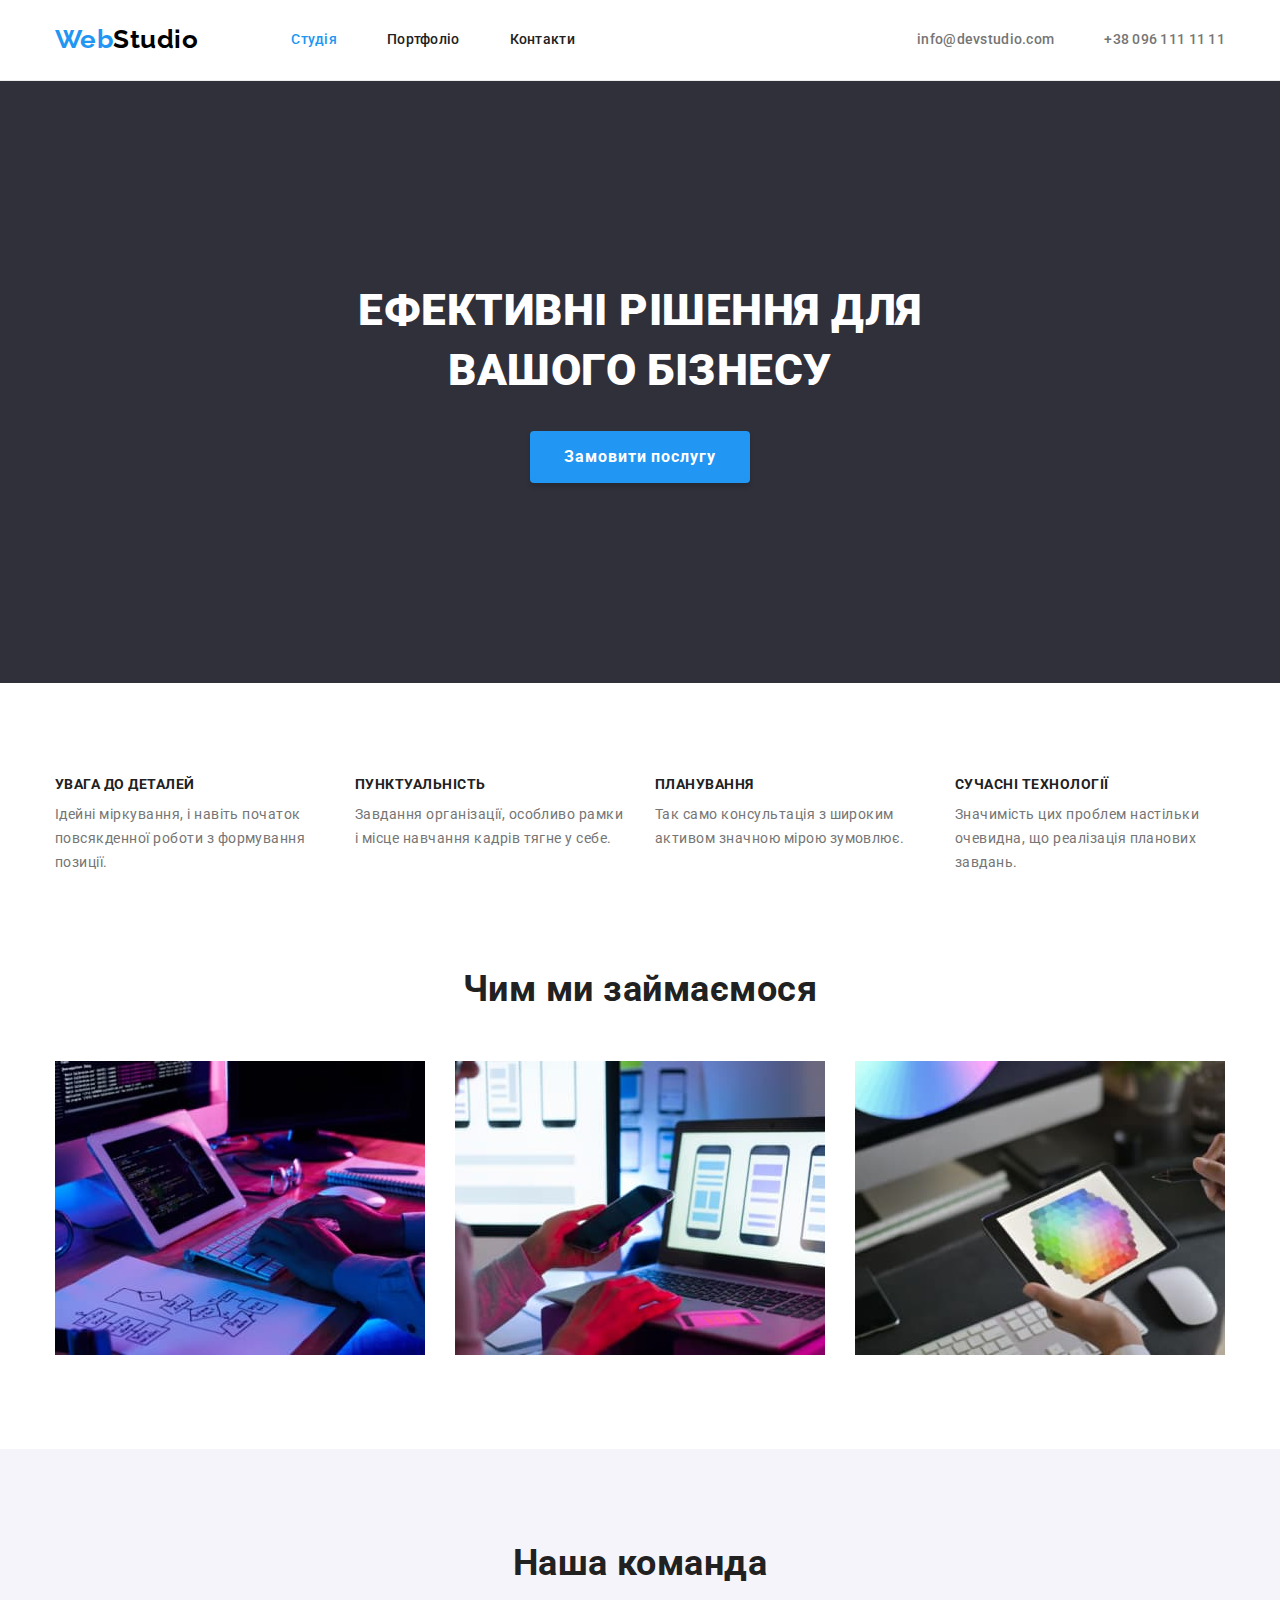
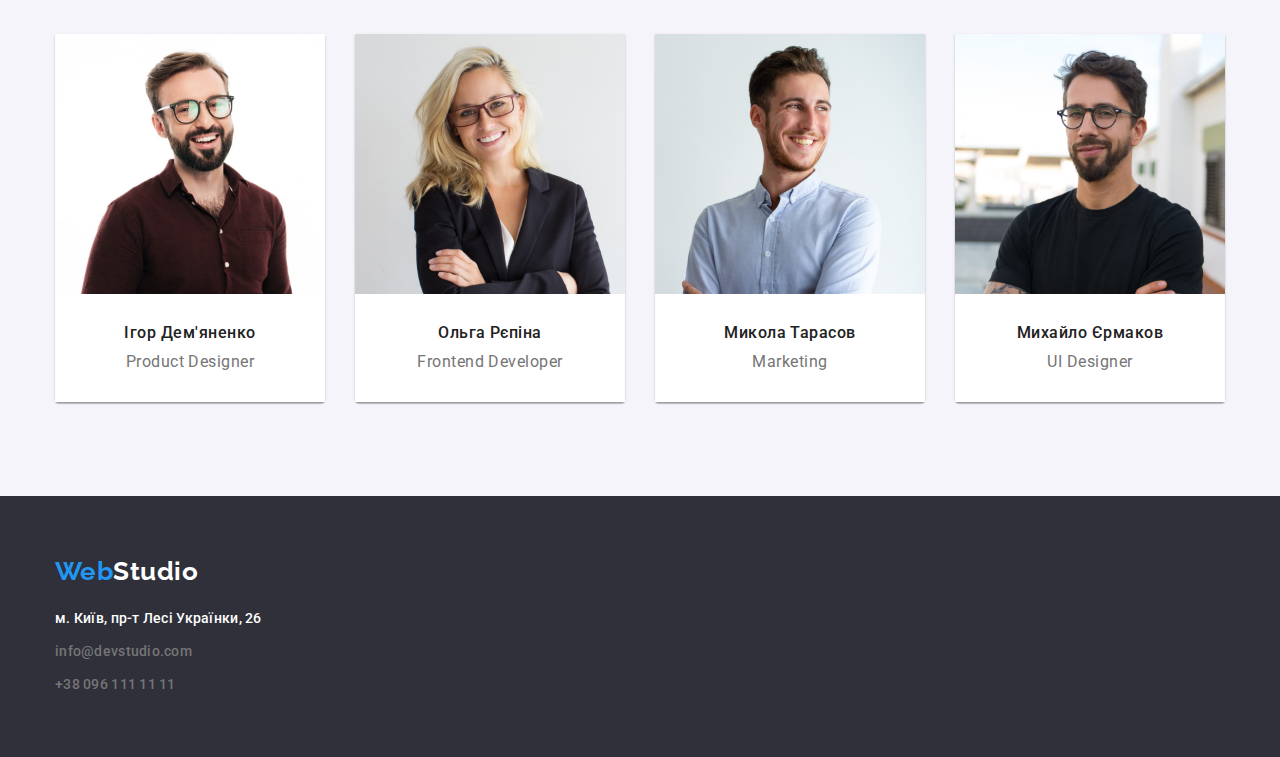
<file: index.html>
<!DOCTYPE html>
<html lang="uk">
  <head>
    <meta charset="UTF-8" />
    <meta http-equiv="X-UA-Compatible" content="IE=edge" />
    <meta name="viewport" content="width=device-width, initial-scale=1.0" />

    <!-- Шрифты -->

    <link rel="preconnect" href="https://fonts.googleapis.com" />
    <link rel="preconnect" href="https://fonts.gstatic.com" crossorigin />
    <link
      href="https://fonts.googleapis.com/css2?family=Roboto:wght@400;500;700;900&display=swap"
      rel="stylesheet"
    />
    <link rel="preconnect" href="https://fonts.googleapis.com" />
    <link rel="preconnect" href="https://fonts.gstatic.com" crossorigin />
    <link
      href="https://fonts.googleapis.com/css2?family=Raleway:wght@700&display=swap"
      rel="stylesheet"
    />

    <!-- Нормализация стилей -->

    <link
      rel="stylesheet"
      href="https://cdnjs.cloudflare.com/ajax/libs/modern-normalize/1.1.0/modern-normalize.min.css"
      integrity="sha512-wpPYUAdjBVSE4KJnH1VR1HeZfpl1ub8YT/NKx4PuQ5NmX2tKuGu6U/JRp5y+Y8XG2tV+wKQpNHVUX03MfMFn9Q=="
      crossorigin="anonymous"
      referrerpolicy="no-referrer"
    />

    <!-- Стили -->
    <link
      rel="stylesheet"
      href="https://cdnjs.cloudflare.com/ajax/libs/modern-normalize/1.0.0/modern-normalize.min.css"
    />
    <link rel="stylesheet" href="./CSS/styles.css" />

    <title>Main-Page</title>
  </head>

  <body>
    <header class="page-header">
      <div class="conteiner">
        <div class="header-content">
          <nav class="nav-main">
            <a class="logo" href="./index.html"> <span class="accent">Web</span>Studio</a>

            <ul class="navigation-list list">
              <li class="item">
                <a class="link object-hover accent menu-item" href="./index.html">Студія</a>
              </li>
              <li class="item">
                <a class="link object-hover menu-item" target="_blank" href="./portfolio.html"
                  >Портфоліо</a
                >
              </li>
              <li class="item"><a class="link object-hover menu-item" href="#">Контакти</a></li>
            </ul>
          </nav>

          <ul class="contacts list">
            <li class="item">
              <a
                class="link secondary-color object-hover menu-item"
                href="mailto:info@devstudio.com"
                >info@devstudio.com</a
              >
            </li>
            <li class="item">
              <a class="link secondary-color object-hover menu-item" href="tel:380961111111"
                >+38 096 111 11 11</a
              >
            </li>
          </ul>
        </div>
      </div>
    </header>

    <main>
      <!-- Заказать услугу -->

      <section class="solutions">
        <div class="conteiner">
          <h1 class="solutions-title">Ефективні рішення для вашого бізнесу</h1>
          <button class="primary-button" type="button">Замовити послугу</button>
        </div>
      </section>

      <!-- Наши особенности -->

      <section class="properties-section">
        <div class="conteiner">
          <h2 class="visually-hidden">Наші особливості</h2>
          <ul class="properties list">
            <li class="item">
              <h3 class="properties-title">Увага до деталей</h3>
              <p class="properties-description">
                Ідейні міркування, і навіть початок повсякденної роботи з формування позиції.
              </p>
            </li>
            <li class="item">
              <h3 class="properties-title">Пунктуальність</h3>
              <p class="properties-description">
                Завдання організації, особливо рамки і місце навчання кадрів тягне у себе.
              </p>
            </li>
            <li class="item">
              <h3 class="properties-title">Планування</h3>
              <p class="properties-description">
                Так само консультація з широким активом значною мірою зумовлює.
              </p>
            </li>
            <li class="item">
              <h3 class="properties-title">Сучасні Технології</h3>
              <p class="properties-description">
                Значимість цих проблем настільки очевидна, що реалізація планових завдань.
              </p>
            </li>
          </ul>
        </div>
      </section>

      <!-- Чем занимается компания  -->

      <section class="services">
        <div class="conteiner">
          <h2 class="services-title">Чим ми займаємося</h2>
          <ul class="services-list list">
            <li class="item">
              <img src="images/img2.jpg" alt="Написання коду" width="370" height="294" />
            </li>
            <li class="item">
              <img src="images/img3.jpg" alt="Ноутбук з розміткою" width="370" height="294" />
            </li>
            <li class="item">
              <img src="images/img1.jpg" alt="Планшет" width="370" height="294" />
            </li>
          </ul>
        </div>
      </section>

      <!-- Команда -->

      <section class="team">
        <div class="conteiner">
          <h2 class="team-title">Наша команда</h2>
          <ul class="team-list list">
            <li class="item">
              <img src="images/team_card1.jpg" alt="Ігор Дем'яненко" height="260" width="270" />
              <div class="team-card-description">
                <h3 class="team-member-name">Ігор Дем'яненко</h3>
                <p class="job-title">Product Designer</p>
              </div>
            </li>
            <li class="item">
              <img src="images/team_card2.jpg" alt="Ольга Рєпіна" height="260" width="270" />
              <div class="team-card-description">
                <h3 class="team-member-name">Ольга Рєпіна</h3>
                <p class="job-title">Frontend Developer</p>
              </div>
            </li>
            <li class="item">
              <img src="images/team_card3.jpg" alt="Микола Тарасов" height="260" width="270" />
              <div class="team-card-description">
                <h3 class="team-member-name">Микола Тарасов</h3>
                <p class="job-title">Marketing</p>
              </div>
            </li>
            <li class="item">
              <img src="images/team_card4.jpg" alt="Михайло Єрмаков" height="260" width="270" />
              <div class="team-card-description">
                <h3 class="team-member-name">Михайло Єрмаков</h3>
                <p class="job-title">UI Designer</p>
              </div>
            </li>
          </ul>
        </div>
      </section>
    </main>

    <!-- Футер -->

    <footer class="page-footer">
      <div class="conteiner">
        <a class="footer-logo" href="./index.html"><span class="accent">Web</span>Studio</a>
        <address>
          <ul class="footer-list list">
            <li class="item">
              <a
                class="link adress footer-links"
                href="https://goo.gl/maps/vd1wUgFahHGeQAre9"
                target="_blank"
                rel="noreferrer noopener nofollow"
                >м. Київ, пр-т Лесі Українки, 26</a
              >
            </li>
            <li class="item">
              <a
                class="link secondary-color object-hover footer-links"
                href="mailto:info@devstudio.com"
                >info@devstudio.com</a
              >
            </li>
            <li class="item">
              <a class="link secondary-color object-hover footer-links" href="tel:380961111111"
                >+38 096 111 11 11</a
              >
            </li>
          </ul>
        </address>
      </div>
    </footer>
  </body>
</html>
</file>
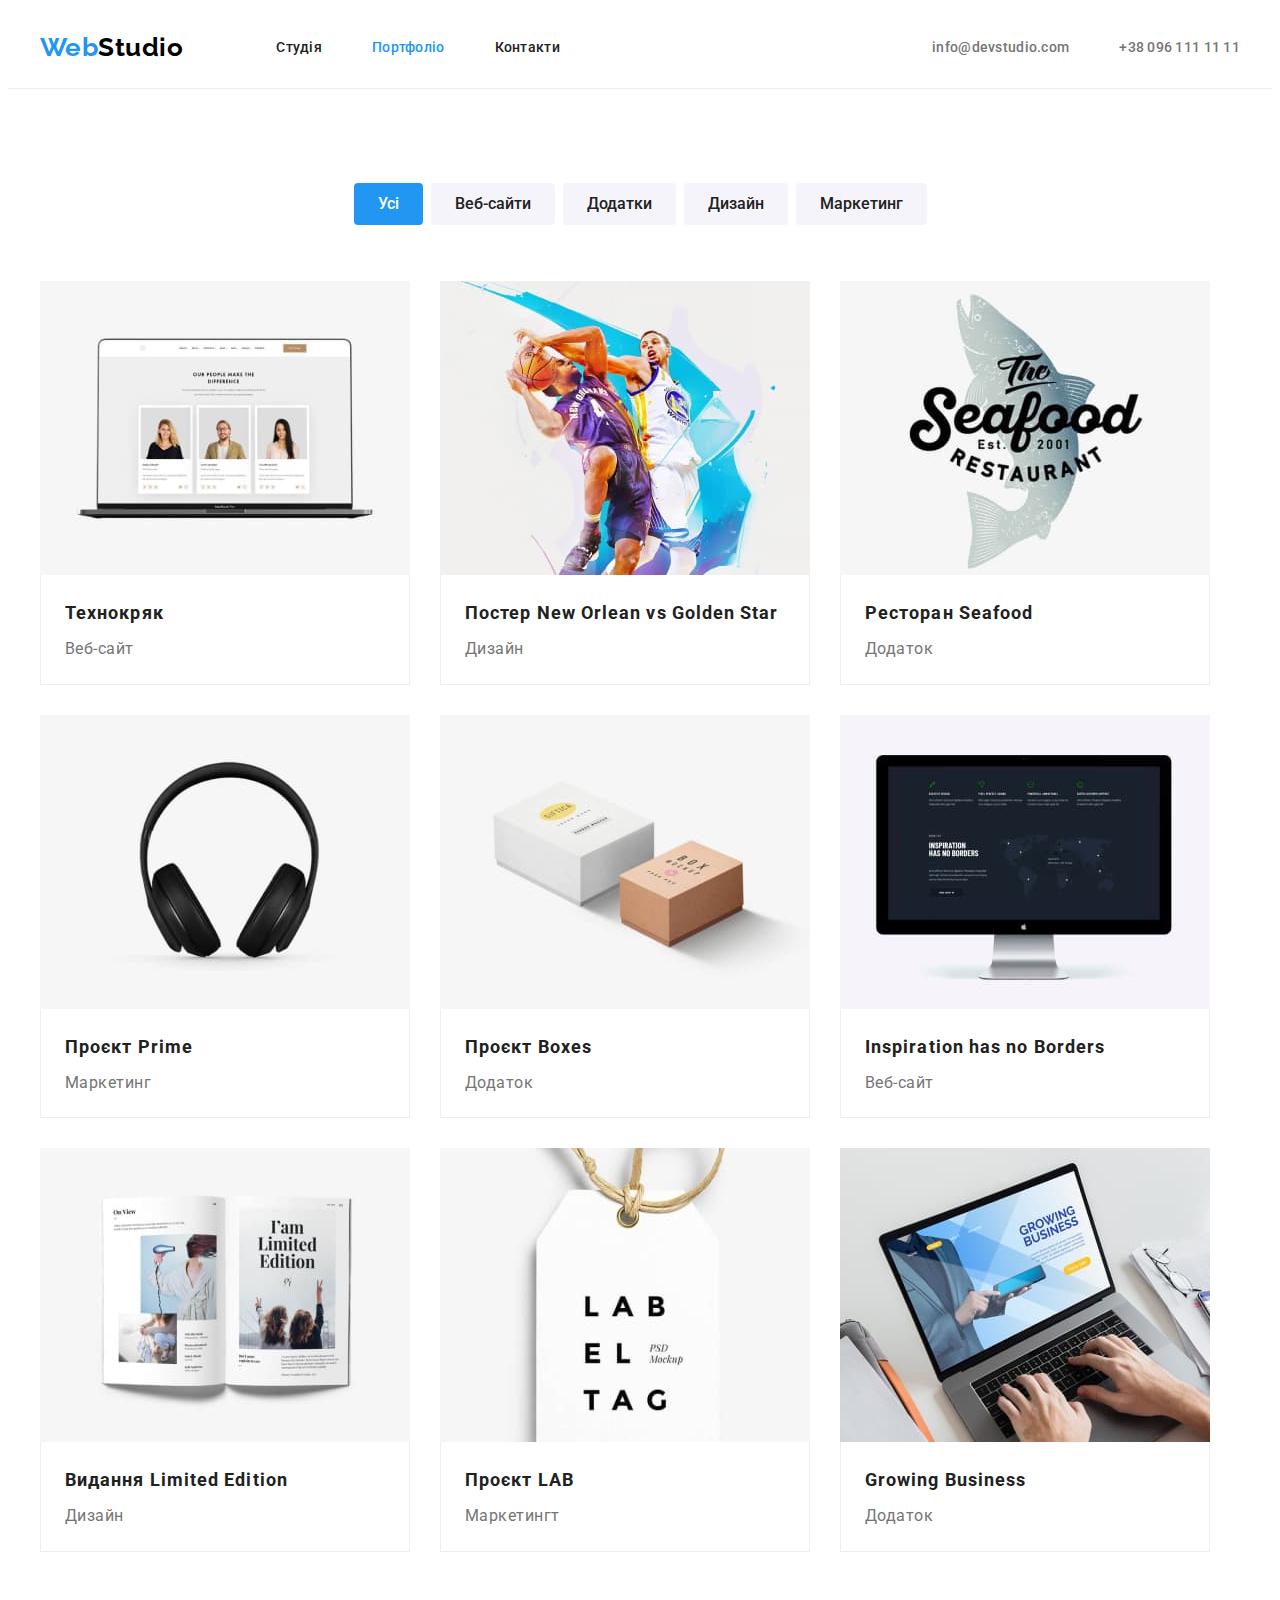
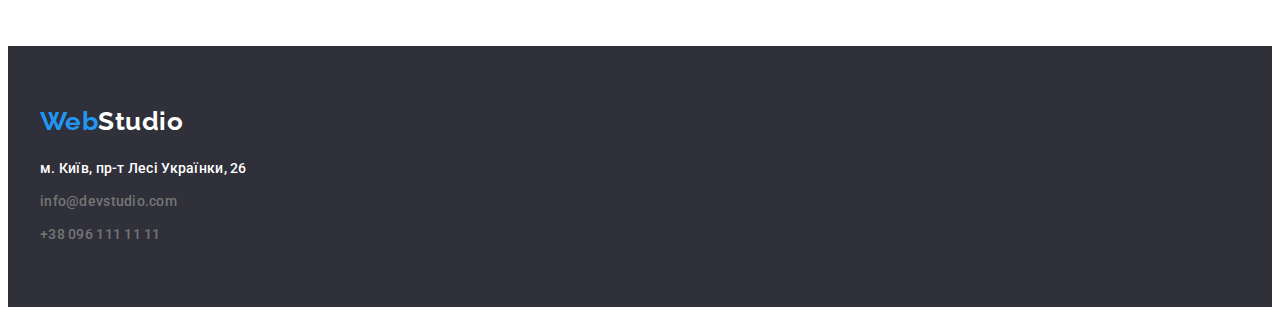
<file: portfolio.html>
<!DOCTYPE html>
<html lang="uk">
  <head>
    <meta charset="UTF-8" />
    <meta http-equiv="X-UA-Compatible" content="IE=edge" />
    <meta name="viewport" content="width=device-width, initial-scale=1.0" />

    <!-- Шрифты -->

    <link rel="preconnect" href="https://fonts.googleapis.com" />
    <link rel="preconnect" href="https://fonts.gstatic.com" crossorigin />
    <link
      href="https://fonts.googleapis.com/css2?family=Roboto:wght@400;500;700;900&display=swap"
      rel="stylesheet"
    />
    <link rel="preconnect" href="https://fonts.googleapis.com" />
    <link rel="preconnect" href="https://fonts.gstatic.com" crossorigin />
    <link
      href="https://fonts.googleapis.com/css2?family=Raleway:wght@700&display=swap"
      rel="stylesheet"
    />

    <!-- Нормализация стилей -->

    <link
      rel="stylesheet"
      href="https://cdnjs.cloudflare.com/ajax/libs/modern-normalize/1.1.0/modern-normalize.min.css"
      integrity="sha512-wpPYUAdjBVSE4KJnH1VR1HeZfpl1ub8YT/NKx4PuQ5NmX2tKuGu6U/JRp5y+Y8XG2tV+wKQpNHVUX03MfMFn9Q=="
      crossorigin="anonymous"
      referrerpolicy="no-referrer"
    />
    <!-- Стили -->

    <link rel="stylesheet" href="./CSS/styles.css" />
    <title>Portfolio</title>
  </head>

  <body>
    <header class="page-header">
      <div class="conteiner">
        <div class="header-content">
          <nav class="nav-main">
            <a class="logo" href="./index.html"> <span class="accent">Web</span>Studio</a>

            <ul class="navigation-list list">
              <li class="item">
                <a class="link object-hover menu-item" href="./index.html">Студія</a>
              </li>
              <li class="item">
                <a
                  class="link object-hover accent menu-item"
                  target="_blank"
                  href="./portfolio.html"
                  >Портфоліо</a
                >
              </li>
              <li class="item"><a class="link object-hover menu-item" href="#">Контакти</a></li>
            </ul>
          </nav>

          <ul class="contacts list">
            <li class="item">
              <a
                class="link secondary-color object-hover menu-item"
                href="mailto:info@devstudio.com"
                >info@devstudio.com</a
              >
            </li>
            <li class="item">
              <a class="link secondary-color object-hover menu-item" href="tel:380961111111"
                >+38 096 111 11 11</a
              >
            </li>
          </ul>
        </div>
      </div>
    </header>

    <main>
      <section class="projects">
        <div class="conteiner">
          <h1 class="visually-hidden">Наші проєкти</h1>
          <ul class="buttons-list list">
            <li><button class="blue-button button" type="button">Усі</button></li>
            <li><button class="grey-button button" type="button">Веб-сайти</button></li>
            <li><button class="grey-button button" type="button">Додатки</button></li>
            <li><button class="grey-button button" type="button">Дизайн</button></li>
            <li><button class="grey-button button" type="button">Маркетинг</button></li>
          </ul>

          <ul class="projects-list list">
            <li>
              <img src="./images/project1.jpg" alt="Комп'ютер" width="370" height="294" />
              <div class="card-description">
                <h2 class="project-title">Технокряк</h2>
                <p class="projects-description">Веб-сайт</p>
              </div>
            </li>
            <li>
              <img
                src="./images/project2.jpg"
                alt="Постер з баскетболістами"
                width="370"
                height="294"
              />
              <div class="card-description">
                <h2 class="project-title">Постер New Orlean vs Golden Star</h2>
                <p class="projects-description">Дизайн</p>
              </div>
            </li>
            <li>
              <img
                src="./images/project3.jpg"
                alt="Афіша рибного ресторану"
                width="370"
                height="294"
              />
              <div class="card-description">
                <h2 class="project-title">Ресторан Seafood</h2>
                <p class="projects-description">Додаток</p>
              </div>
            </li>
            <li>
              <img src="./images/project4.jpg" alt="Навушники" width="370" height="294" />
              <div class="card-description">
                <h2 class="project-title">Проєкт Prime</h2>
                <p class="projects-description">Маркетинг</p>
              </div>
            </li>
            <li>
              <img src="./images/project5.jpg" alt="Коробки" width="370" height="294" />
              <div class="card-description">
                <h2 class="project-title">Проєкт Boxes</h2>
                <p class="projects-description">Додаток</p>
              </div>
            </li>
            <li>
              <img src="./images/project6.jpg" alt="МакБук" width="370" height="294" />
              <div class="card-description">
                <h2 class="project-title">Inspiration has no Borders</h2>
                <p class="projects-description">Веб-сайт</p>
              </div>
            </li>
            <li>
              <img src="./images/project7.jpg" alt="Зображення книги" width="370" height="294" />
              <div class="card-description">
                <h2 class="project-title">Видання Limited Edition</h2>
                <p class="projects-description">Дизайн</p>
              </div>
            </li>
            <li>
              <img src="./images/project8.jpg" alt="Зображення бірки" width="370" height="294" />
              <div class="card-description">
                <h2 class="project-title">Проєкт LAB</h2>
                <p class="projects-description">Маркетингт</p>
              </div>
            </li>
            <li>
              <img src="./images/project9.jpg" alt="Ноубук" width="370" height="294" />
              <div class="card-description">
                <h2 class="project-title">Growing Business</h2>
                <p class="projects-description">Додаток</p>
              </div>
            </li>
          </ul>
        </div>
      </section>
    </main>

    <footer class="page-footer">
      <div class="conteiner">
        <a class="footer-logo" href="./index.html"><span class="accent">Web</span>Studio</a>
        <address>
          <ul class="footer-list list">
            <li class="item">
              <a
                class="link adress footer-links"
                href="https://goo.gl/maps/vd1wUgFahHGeQAre9"
                target="_blank"
                rel="noreferrer noopener nofollow"
                >м. Київ, пр-т Лесі Українки, 26</a
              >
            </li>
            <li class="item">
              <a
                class="link secondary-color object-hover footer-links"
                href="mailto:info@devstudio.com"
                >info@devstudio.com</a
              >
            </li>
            <li class="item">
              <a class="link secondary-color object-hover footer-links" href="tel:380961111111"
                >+38 096 111 11 11</a
              >
            </li>
          </ul>
        </address>
      </div>
    </footer>
  </body>
</html>
</file>
<file: CSS/styles.css>
:root{
    --accent-color: #2196F3;
    --main-color: #212121;
    --secondary-color:#757575; 
    --button-color:#F5F4FA;
    --button-active-color: #188CE8; 
    --white-color: #FFFFFF;
    --solutions-bg-color: #2F303A;
    --black-color: #000000; 
}


body {
    color: var(--white-color);
    background-color: var(--white-color);

    font-family: 'Roboto', sans-serif;
    letter-spacing: 0.03em;
}

.page-header{
    border-bottom: 1px solid #ECECEC;
}

.header-content{
    display: flex;
    justify-content: space-between;
}

.conteiner{
    width: 1200px;
    padding-right: 15px;
    padding-left: 15px;
    margin-right: auto;
    margin-left: auto;
}

/* Обнуление списков */

.list {
    list-style: none;
    margin: 0;
    padding: 0;
}

/* Обнуление заголовков */

h1,h2,h3{
    margin: 0;
}

p{
    margin: 0;
}

/* Для всех ссылок */

.link {
  color: var(--main-color);
  text-decoration: none;

  font-weight: 500;
  font-size: 14px;
  line-height: 1.14;
  letter-spacing: 0.02em;
}

/*Ховеры */

.object-hover:hover,
.object-hover:focus {
    color: var(--accent-color);
}

img{
    display: block;
}

/* Логотип */

.logo{

    padding-top: 24px;
    padding-bottom: 25px;
    margin-right: 93px;
    /* margin-left: 215px; */

    color: var(--black-color);
    text-decoration: none;
    font-family: 'Raleway';
    font-weight: 700;
    font-size: 26px;
    line-height: 1.19;
}

.menu-item{
    display: block;
    padding-top: 32px;
    padding-bottom: 32px;
}

/* Контакты */

.contacts {

    display: flex;

    color: var(--main-color);
    text-decoration: none;

    font-weight: 500;
    font-size: 14px;
    line-height: 1.14;
    letter-spacing: 0.02em;
}

.contacts .item + .item{
    margin-left: 50px;
}

/* .contacts .item:first-child{
    margin-left: auto;
} */

/* Навигация */

.navigation-list{
    display: flex;
    color: var(--main-color);
    text-decoration: none;

    font-weight: 500;
    font-size: 14px;
    line-height: 1.14;
    letter-spacing: 0.02em;
}

.navigation-list .item + .item{
    margin-left: 50px;
}

.nav-main {
    display: flex;
}

/* Заказать услугу */

.solutions{
    background-color: var(--solutions-bg-color);
    text-align: center;
    padding-top: 200px;
    padding-bottom: 200px;
}

.solutions-title{
    color: var(--white-color);
    font-weight: 900;
    font-size: 44px;
    line-height: 1.36;
    width: 700px;
    margin-left: auto;
    margin-right: auto;
    text-transform: uppercase;

    /* Геометрия */

    margin-bottom: 30px;
}

.primary-button{

    margin-right: auto;
    margin-left: auto;
    display: block;

    background-color: var(--accent-color);
    color: var(--white-color);
    font-weight: 700;
    font-size: 16px;
    line-height: 1.8;
    letter-spacing: 0.06em;


    /* Геометрия */

    cursor: pointer;
    padding: 10px 32px;
    box-shadow: 0px 4px 4px rgba(0, 0, 0, 0.15);
    border-radius: 4px;
    border-color: transparent;
}

.primary-button:hover,
.primary-button:focus{
    background-color: var(--button-active-color);
}


/* Особенности */

.properties{
    display: flex;
    gap: 30px;
}

.properties .item{
    flex-basis: calc((100% - 90px ) / 4);

}

.properties-title{
    margin-bottom: 10px;
    color: var(--main-color); 
    font-weight: 700;
    font-size: 14px;
    line-height: 1.14;
    text-transform: uppercase;
}

.properties-description{
    color: var(--secondary-color);
    font-weight: 400;
    font-size: 14px;
    line-height: 1.7;
}

.properties-section{
    padding-top: 94px;
    padding-bottom: 94px;
}

/* Чим ми займаємося */

.services{
    padding-bottom: 94px;
}

.services-title{

    margin-bottom: 50px;

    color: var(--main-color);
    font-weight: 700;
    font-size: 36px;
    line-height: 1.16;
    text-align: center;
}

.services .list{
    display: flex;
    gap: 30px;
}

.services-list .item{
    flex-basis: calc((100% - 60px)/3);
}


/* Команда */

.team {
    background-color: var(--button-color);
    padding-bottom: 94px;
    padding-top: 94px;

}

.team-list{
    display: flex;
    gap: 30px;

}

.team-list .item{
    flex-basis: calc((100% - 90px)/4);
}

.team-list .item{
    background-color: var(--white-color);
    box-shadow: 0px 1px 3px rgba(0, 0, 0, 0.12), 0px 1px 1px rgba(0, 0, 0, 0.14), 0px 2px 1px rgba(0, 0, 0, 0.2);
    border-radius: 0px 0px 4px 4px;
}

.team-card-description{
    padding-top: 30px;
    padding-bottom: 30px;
    text-align: center;
}

.team-title{
    margin-bottom: 50px;

    color: var(--main-color);
    font-weight: 700;
    font-size: 36px;
    line-height: 1.16;
    text-align: center;
}

.team-member-name{

    margin-bottom: 10px;

    color: var(--main-color);
    list-style: none;
    font-weight: 500;
    font-size: 16px;
    line-height: 1.18;
}

.job-title{
    color: var(--secondary-color);
    font-size: 16px;
    line-height: 1.18;
}

.team-card-description{
    background-color: var(--white-color);
}


/* Футер */
.page-footer{
    background-color: var(--solutions-bg-color);
    padding-top: 60px;
    padding-bottom: 60px;
}


.footer-links{
    font-style: normal;
    font-size: 14px;
    line-height: 1.71;
}

.adress{
    color: var(--white-color);
}

.footer-logo{

   display: block;
   margin-bottom: 20px;

    color: var(--white-color);
    text-decoration: none;
    font-family: 'Raleway', sans-serif;
    font-weight: 700;
    font-size: 26px;
    line-height: 1.19;
}

.footer-list .item:not(:last-child){
    margin-bottom: 9px;
}

/* Разметка проектов */

.projects{
    padding-bottom: 94px;
    padding-top: 94px;
}

.buttons-list{
    display: flex;
    gap: 8px;
    justify-content: center;
    margin-bottom: 56px;
}

.project-title{

    margin-bottom: 4px;

    color: var(--main-color);
        font-weight: 700;
        font-size: 18px;
        line-height: 2;
        letter-spacing: 0.06em;
}

.projects-description{
    color: var(--secondary-color);
    font-size: 16px;
    line-height: 1.8;
    letter-spacing: 0.03em;
}

.projects-list{
    display: flex;
    gap: 30px;
    flex-wrap: wrap;
}

.card-description{
    padding-top: 20px;
    padding-bottom: 20px;
    padding-right: 24px;
    padding-left: 24px;
    border-right: 1px solid #EEEEEE;
    border-left: 1px solid #EEEEEE;
    border-bottom: 1px solid #EEEEEE;
    
}

/* Кнопки */

.button{
    padding: 6px 22px;
    border-radius: 4px;
    border-color: transparent;
}

.blue-button{
    color: var(--white-color);
    background-color: var(--accent-color);
    font-weight: 500;
    font-size: 16px;
    line-height: 1.62;
    font-family: inherit;

    cursor: pointer;
}

.grey-button {
    color: var(--main-color);
    background-color: var(--button-color);
    font-weight: 500;
    font-size: 16px;
    line-height: 1.62;
    font-family: inherit;

    cursor: pointer;
}

.grey-button:hover,
.grey-button:focus{
    background-color: var(--accent-color);
    color: var(--white-color);
}

/* Для всех слов голубого цвета */
.accent {
    color: var(--accent-color);
    
}

/* Для всех слов серого цвета */
.secondary-color {
    color: var(--secondary-color);
}

/* Скрытые объекты */

.visually-hidden{
    position: absolute;
    white-space: nowrap;
    width: 1px;
    height: 1px;
    overflow: hidden;
    border: 0;
    padding: 0;
    clip: rect(0 0 0 0);
    clip-path: inset(50%);
    margin: -1px;
}

/* .box{
    padding: 462px;
} */

/* section{
    outline: solid 2px tomato;
} */
</file>
